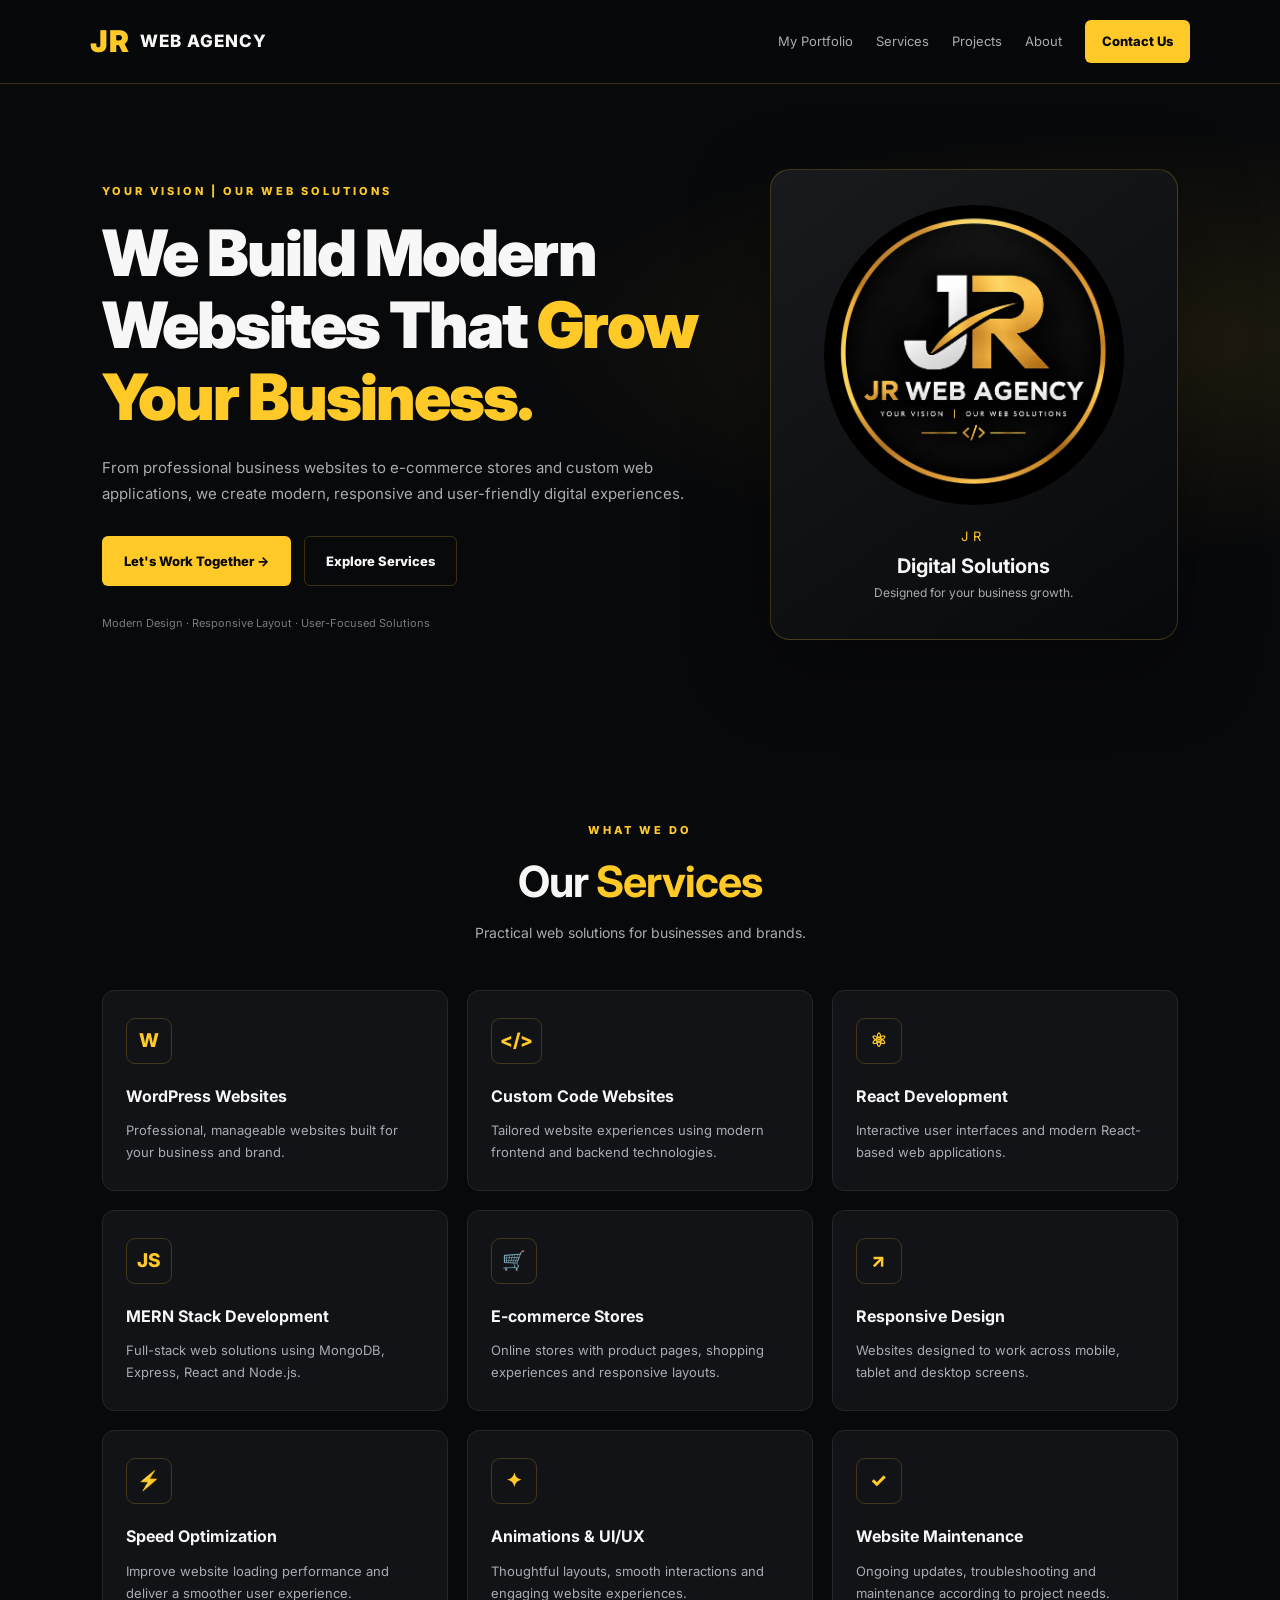
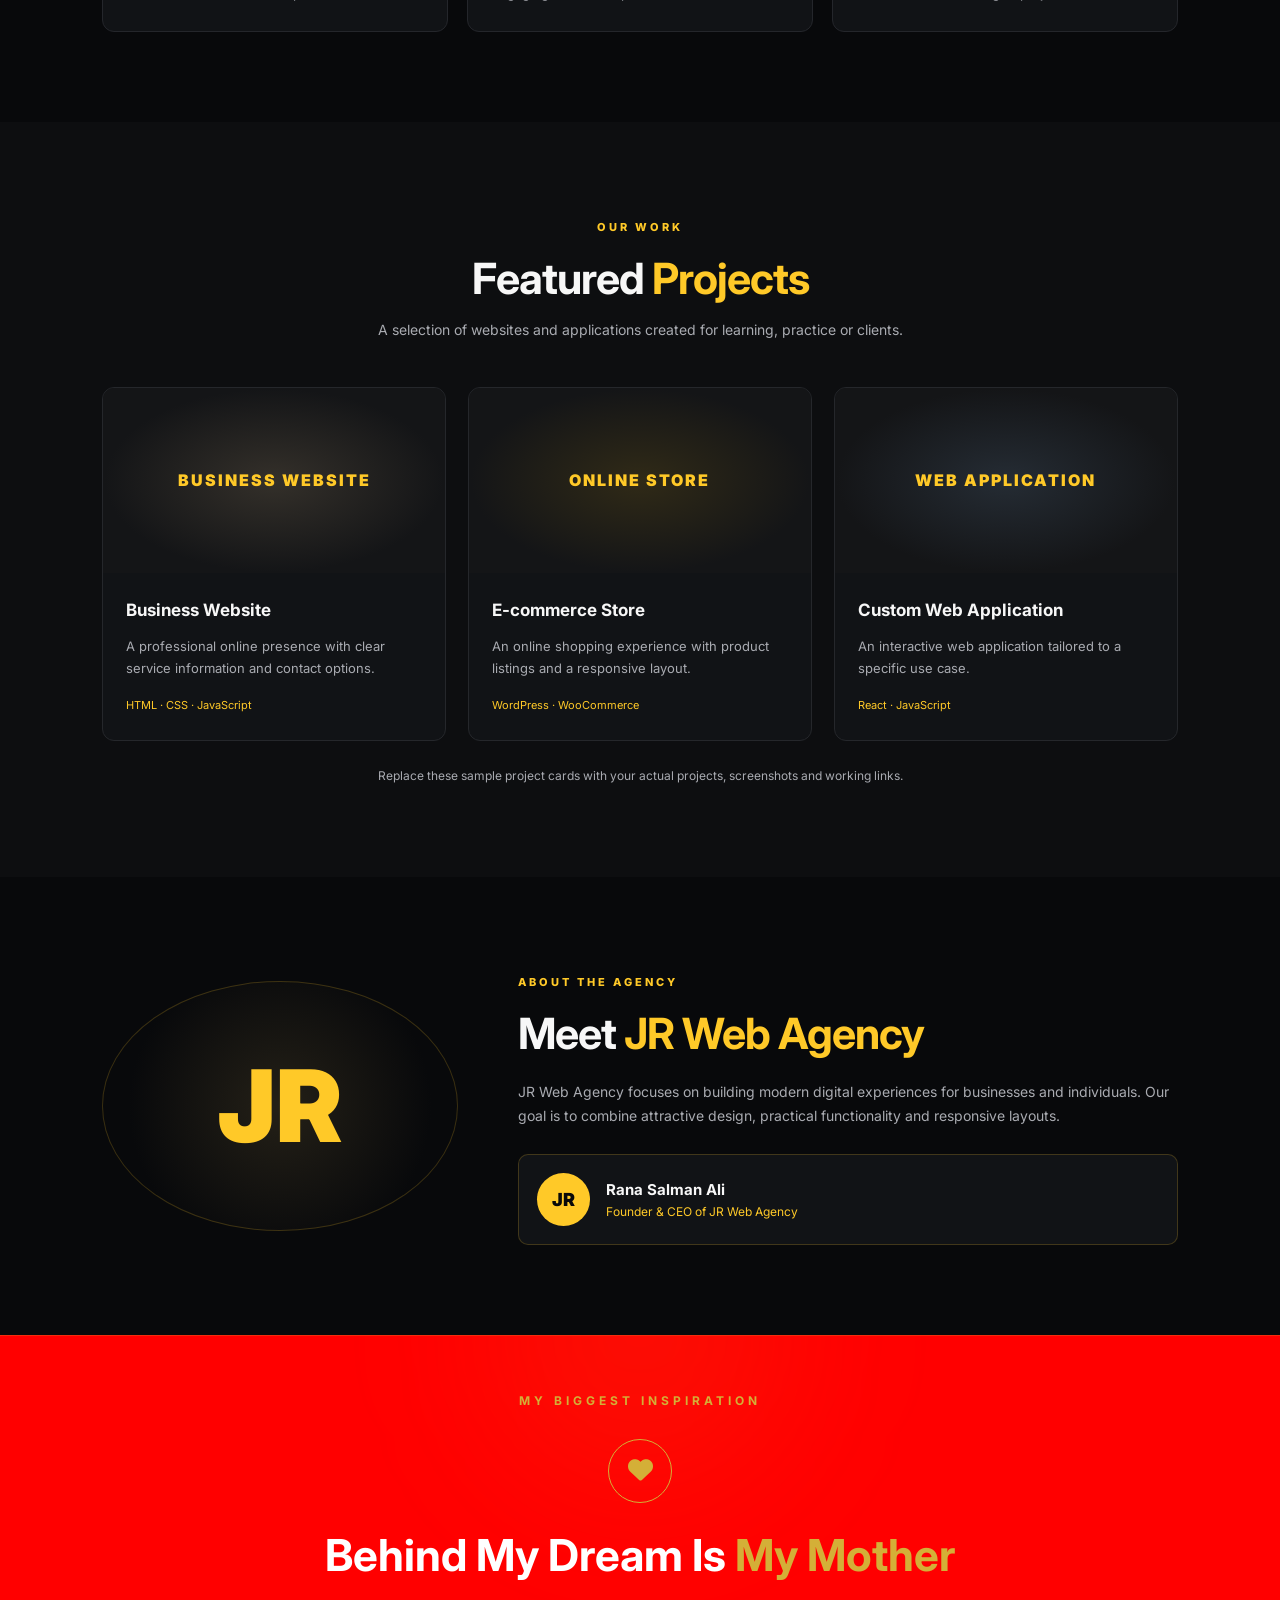
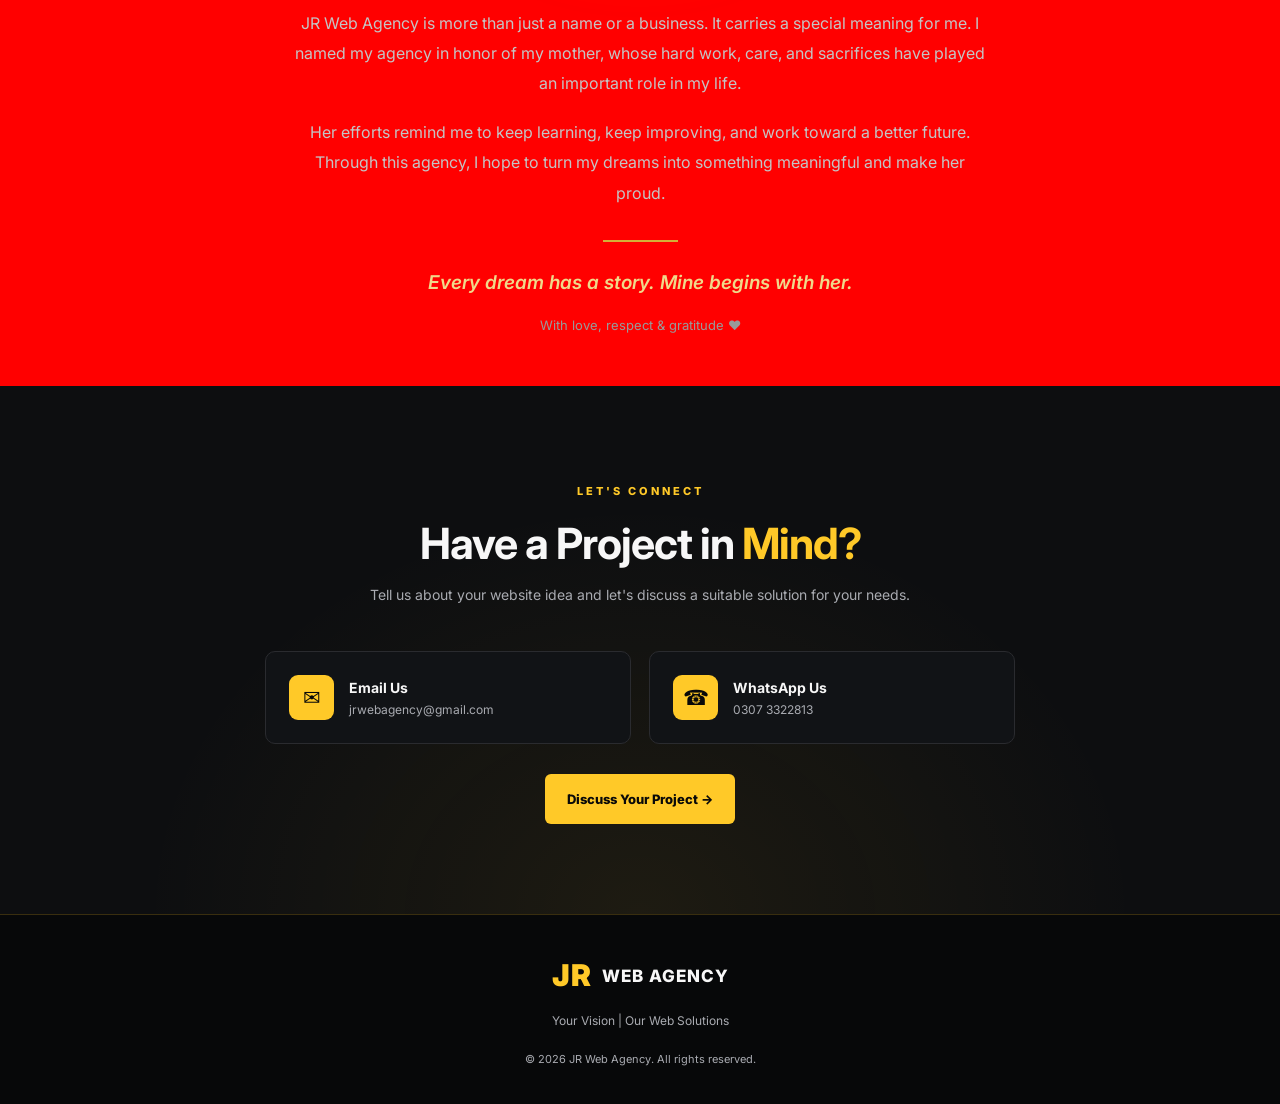
<file: index copy.html>
<!DOCTYPE html>
<html lang="en">
<head>
    <meta charset="UTF-8">
    <meta name="viewport" content="width=device-width, initial-scale=1.0">

    <title>JR Web Agency | Modern Web Solutions</title>
    <link rel="stylesheet"
      href="https://cdnjs.cloudflare.com/ajax/libs/font-awesome/6.7.2/css/all.min.css">

    <meta name="description"
          content="JR Web Agency offers modern websites, WordPress development, custom web development, e-commerce and responsive web solutions.">

    <link rel="stylesheet" href="style.css">
    <!-- <link rel="stylesheet" href="style-modern.css"> -->

</head>
<body>

    <!-- Navbar -->
    <header class="navbar">
        <a href="jr-web-agency.html" class="brand">
            <span class="brand-jr">JR</span>
            <span>WEB AGENCY</span>
        </a>

        <nav>
            <a href="./index.html">My Portfolio</a>
            <a href="#services">Services</a>
            <a href="#projects">Projects</a>
            <a href="#about">About</a>
            <a href="#contact" class="nav-cta">Contact Us</a>
        </nav>
    </header>

    <!-- Hero Section -->
    <main>
        <section class="hero">
            <div class="hero-content">
                <span class="eyebrow">YOUR VISION | OUR WEB SOLUTIONS</span>

                <h1>
                    We Build Modern Websites That
                    <span>Grow Your Business.</span>
                </h1>

                <p>
                    From professional business websites to e-commerce
                    stores and custom web applications, we create modern,
                    responsive and user-friendly digital experiences.
                </p>

                <div class="hero-buttons">
                    <a href="#contact" class="btn btn-gold">
                        Let's Work Together →
                    </a>

                    <a href="#services" class="btn btn-outline">
                        Explore Services
                    </a>
                </div>

                <div class="trust-line">
                    Modern Design · Responsive Layout · User-Focused Solutions
                </div>
            </div>

            <div class="hero-visual">
             
                <img
                    src="jrlogo.jpeg"
                    alt="JR Web Agency Logo"
                    class="agency-logo"
                >

                <div class="visual-caption">
                    <span>JR</span>
                    <h2>Digital Solutions</h2>
                    <p>Designed for your business growth.</p>
                </div>
            </div>
        </section>

        <!-- Services -->
        <section class="section" id="services">
            <div class="section-heading">
                <span class="eyebrow">WHAT WE DO</span>
                <h2>Our <span>Services</span></h2>
                <p>Practical web solutions for businesses and brands.</p>
            </div>

            <div class="services-grid">
                <article class="service-card">
                    <span class="service-icon">W</span>
                    <h3>WordPress Websites</h3>
                    <p>
                        Professional, manageable websites built for
                        your business and brand.
                    </p>
                </article>

                <article class="service-card">
                    <span class="service-icon">&lt;/&gt;</span>
                    <h3>Custom Code Websites</h3>
                    <p>
                        Tailored website experiences using modern
                        frontend and backend technologies.
                    </p>
                </article>

                <article class="service-card">
                    <span class="service-icon">⚛</span>
                    <h3>React Development</h3>
                    <p>
                        Interactive user interfaces and modern
                        React-based web applications.
                    </p>
                </article>

                <article class="service-card">
                    <span class="service-icon">JS</span>
                    <h3>MERN Stack Development</h3>
                    <p>
                        Full-stack web solutions using MongoDB,
                        Express, React and Node.js.
                    </p>
                </article>

                <article class="service-card">
                    <span class="service-icon">🛒</span>
                    <h3>E-commerce Stores</h3>
                    <p>
                        Online stores with product pages, shopping
                        experiences and responsive layouts.
                    </p>
                </article>

                <article class="service-card">
                    <span class="service-icon">↗</span>
                    <h3>Responsive Design</h3>
                    <p>
                        Websites designed to work across mobile,
                        tablet and desktop screens.
                    </p>
                </article>

                <article class="service-card">
                    <span class="service-icon">⚡</span>
                    <h3>Speed Optimization</h3>
                    <p>
                        Improve website loading performance and
                        deliver a smoother user experience.
                    </p>
                </article>

                <article class="service-card">
                    <span class="service-icon">✦</span>
                    <h3>Animations & UI/UX</h3>
                    <p>
                        Thoughtful layouts, smooth interactions
                        and engaging website experiences.
                    </p>
                </article>

                <article class="service-card">
                    <span class="service-icon">✓</span>
                    <h3>Website Maintenance</h3>
                    <p>
                        Ongoing updates, troubleshooting and
                        maintenance according to project needs.
                    </p>
                </article>
            </div>
        </section>

        <!-- Projects -->
        <section class="section projects-section" id="projects">
            <div class="section-heading">
                <span class="eyebrow">OUR WORK</span>
                <h2>Featured <span>Projects</span></h2>
                <p>
                    A selection of websites and applications created
                    for learning, practice or clients.
                </p>
            </div>

            <div class="projects-grid">
                <article class="project-card">
                    <div class="project-preview preview-one">
                        <span>BUSINESS WEBSITE</span>
                    </div>
                    <div class="project-info">
                        <h3>Business Website</h3>
                        <p>
                            A professional online presence with clear
                            service information and contact options.
                        </p>
                        <span class="project-tag">HTML · CSS · JavaScript</span>
                    </div>
                </article>

                <article class="project-card">
                    <div class="project-preview preview-two">
                        <span>ONLINE STORE</span>
                    </div>
                    <div class="project-info">
                        <h3>E-commerce Store</h3>
                        <p>
                            An online shopping experience with product
                            listings and a responsive layout.
                        </p>
                        <span class="project-tag">WordPress · WooCommerce</span>
                    </div>
                </article>

                <article class="project-card">
                    <div class="project-preview preview-three">
                        <span>WEB APPLICATION</span>
                    </div>
                    <div class="project-info">
                        <h3>Custom Web Application</h3>
                        <p>
                            An interactive web application tailored
                            to a specific use case.
                        </p>
                        <span class="project-tag">React · JavaScript</span>
                    </div>
                </article>
            </div>

            <p class="projects-note">
                Replace these sample project cards with your actual
                projects, screenshots and working links.
            </p>
        </section>

        <!-- About -->
        <section class="section about-section" id="about">
            <div class="about-mark">JR</div>

            <div class="about-content">
                <span class="eyebrow">ABOUT THE AGENCY</span>
                <h2>Meet <span>JR Web Agency</span></h2>

                <p>
                    JR Web Agency focuses on building modern digital
                    experiences for businesses and individuals.
                    Our goal is to combine attractive design,
                    practical functionality and responsive layouts.
                </p>

                <div class="founder-box">
                    <div class="founder-avatar">JR</div>
                    <div>
                        <h3>Rana Salman Ali</h3>
                        <p>Founder & CEO of JR Web Agency</p>
                    </div>
                </div>
            </div>
        </section>
        
<!-- A Tribute to My Mother -->
<section class="mother-tribute" id="my-inspiration">
    <div class="tribute-container">

        <span class="tribute-label">MY BIGGEST INSPIRATION</span>

        <div class="tribute-icon">
            <i class="fa-solid fa-heart"></i>
        </div>

        <h2>Behind My Dream Is <span>My Mother</span></h2>

        <p class="tribute-message">
            JR Web Agency is more than just a name or a business.
            It carries a special meaning for me. I named my agency
            in honor of my mother, whose hard work, care, and
            sacrifices have played an important role in my life.
        </p>

        <p class="tribute-message">
            Her efforts remind me to keep learning, keep improving,
            and work toward a better future. Through this agency,
            I hope to turn my dreams into something meaningful
            and make her proud.
        </p>

        <div class="tribute-divider"></div>

        <p class="tribute-signature">
            Every dream has a story. Mine begins with her.
        </p>

        <span class="tribute-footer">With love, respect & gratitude ❤️</span>

    </div>
</section>


        <!-- Contact -->
        <section class="section contact-section" id="contact">
            <div class="section-heading">
                <span class="eyebrow">LET'S CONNECT</span>
                <h2>Have a Project in <span>Mind?</span></h2>
                <p>
                    Tell us about your website idea and let's discuss
                    a suitable solution for your needs.
                </p>
            </div>

            <div class="contact-grid">
                <a href="mailto:jrwebagency@gmail.com" class="contact-card">
                    <span class="contact-icon">✉</span>
                    <div>
                        <h3>Email Us</h3>
                        <p>jrwebagency@gmail.com</p>
                    </div>
                </a>

                <a
                    href="https://wa.me/923073322813"
                    target="_blank"
                    rel="noopener noreferrer"
                    class="contact-card"
                >
                    <span class="contact-icon">☎</span>
                    <div>
                        <h3>WhatsApp Us</h3>
                        <p>0307 3322813</p>
                    </div>
                </a>
            </div>

         <a
    href="https://wa.me/923073322813?text=Hello%20JR%20Web%20Agency%2C%20I%20want%20to%20discuss%20a%20website%20project"
    target="_blank"
    rel="noopener noreferrer"
    class="btn btn-gold main-contact-btn"
>
    Discuss Your Project →
</a>
        </section>
    </main>

    <!-- Footer -->
    <footer class="footer">
        <a href="#" class="brand">
            <span class="brand-jr">JR</span>
            <span>WEB AGENCY</span>
        </a>

        <p>Your Vision | Our Web Solutions</p>
        <p class="copyright">
            © <span id="year"></span> JR Web Agency. All rights reserved.
        </p>
    </footer>

    <script>
        document.getElementById("year").textContent =
            new Date().getFullYear();
    </script>
</body>
</html>
</file>
<file: style.css>
@import url('https://fonts.googleapis.com/css2?family=Inter:wght@400;500;600;700;800;900&display=swap');

:root {
    --bg: #08090b;
    --surface: #111316;
    --surface-light: #191b1f;
    --gold: #ffc928;
    --gold-light: #ffe17a;
    --white: #f7f7f7;
    --muted: #a9abb1;
    --border: rgba(255, 201, 40, 0.2);
}

* {
    margin: 0;
    padding: 0;
    box-sizing: border-box;
}

html {
    scroll-behavior: smooth;
    scroll-padding-top: 90px;
}

body {
    font-family: 'Inter', sans-serif;
    background: var(--bg);
    color: var(--white);
    line-height: 1.7;
}

a {
    color: inherit;
    text-decoration: none;
}

.navbar {
    position: sticky;
    top: 0;
    z-index: 100;
    min-height: 78px;
    padding: 16px 7%;
    display: flex;
    align-items: center;
    justify-content: space-between;
    gap: 24px;
    background: rgba(8, 9, 11, 0.94);
    border-bottom: 1px solid var(--border);
    backdrop-filter: blur(14px);
}

.brand {
    display: inline-flex;
    align-items: center;
    gap: 10px;
    font-size: 17px;
    font-weight: 800;
    letter-spacing: 1px;
    white-space: nowrap;
}

.brand-jr {
    color: var(--gold);
    font-size: 30px;
    font-weight: 900;
}

.navbar nav {
    display: flex;
    align-items: center;
    flex-wrap: wrap;
    gap: 23px;
}

.navbar nav a {
    font-size: 13px;
    color: var(--muted);
    transition: color 0.2s;
    text-decoration: none;
}

.navbar nav a:hover {
    color: var(--gold);
    color: white;
}

.navbar nav .nav-cta {
    color: #090909;
    background: var(--gold);
    padding: 10px 17px;
    border-radius: 6px;
    font-weight: 800;
}

.hero {
    min-height: 590px;
    padding: 85px 8%;
    display: grid;
    grid-template-columns: 1.2fr 0.8fr;
    align-items: center;
    gap: 55px;
    background:
        radial-gradient(ellipse at 90% 40%, rgba(255, 201, 40, 0.09), transparent 40%),
        var(--bg);
}

.eyebrow {
    display: inline-block;
    color: var(--gold);
    font-size: 11px;
    font-weight: 800;
    letter-spacing: 3px;
    margin-bottom: 17px;
}

.hero h1 {
    max-width: 720px;
    font-size: clamp(37px, 5vw, 65px);
    line-height: 1.12;
    letter-spacing: -2px;
    font-weight: 900;
}

.hero h1 span,
.section-heading h2 span,
.about-content h2 span {
    color: var(--gold);
}

.hero-content > p {
    max-width: 600px;
    margin-top: 23px;
    color: var(--muted);
    font-size: 15px;
}

.hero-buttons {
    display: flex;
    flex-wrap: wrap;
    gap: 13px;
    margin-top: 30px;
}

.btn {
    display: inline-flex;
    align-items: center;
    justify-content: center;
    padding: 13px 21px;
    border: 1px solid transparent;
    border-radius: 6px;
    font-size: 13px;
    font-weight: 800;
    transition: transform 0.2s, background 0.2s;
}

.btn:hover {
    transform: translateY(-3px);
}

.btn-gold {
    color: #090909;
    background: var(--gold);
}

.btn-gold:hover {
    background: var(--gold-light);
}

.btn-outline {
    border-color: var(--border);
    color: var(--white);
}

.btn-outline:hover {
    border-color: var(--gold);
}

.trust-line {
    margin-top: 28px;
    color: #777b82;
    font-size: 11px;
}

.hero-visual {
    min-height: 350px;
    padding: 35px;
    display: flex;
    flex-direction: column;
    align-items: center;
    justify-content: center;
    text-align: center;
    border: 1px solid var(--border);
    border-radius: 20px;
    background: linear-gradient(145deg, #191a1d, #08090b);
    box-shadow: 0 25px 80px rgba(0, 0, 0, 0.35);
}

.agency-logo {
    display: block;
    width: min(100%, 300px);
    aspect-ratio: 1;
    object-fit: contain;
    border-radius: 50%;
}

.visual-caption {
    margin-top: 17px;
}

.visual-caption > span {
    color: var(--gold);
    font-size: 13px;
    letter-spacing: 5px;
}

.visual-caption h2 {
    font-size: 20px;
}

.visual-caption p {
    color: var(--muted);
    font-size: 12px;
}

.section {
    padding: 90px 8%;
}

.section-heading {
    max-width: 650px;
    margin: 0 auto 45px;
    text-align: center;
}

.section-heading h2,
.about-content h2 {
    font-size: clamp(30px, 4vw, 43px);
    line-height: 1.2;
    letter-spacing: -1px;
}

.section-heading > p {
    margin-top: 13px;
    color: var(--muted);
    font-size: 14px;
}

.services-grid {
    display: grid;
    grid-template-columns: repeat(3, minmax(0, 1fr));
    gap: 19px;
}

.service-card {
    padding: 27px 23px;
    background: var(--surface);
    border: 1px solid #24262b;
    border-radius: 12px;
    transition: transform 0.25s, border-color 0.25s;
}

.service-card:hover {
    transform: translateY(-5px);
    border-color: var(--gold);
}

.service-icon {
    display: inline-flex;
    min-width: 46px;
    height: 46px;
    padding: 0 8px;
    align-items: center;
    justify-content: center;
    border: 1px solid var(--border);
    border-radius: 9px;
    color: var(--gold);
    font-size: 19px;
    font-weight: 800;
}

.service-card h3 {
    margin-top: 19px;
    font-size: 16px;
}

.service-card p {
    margin-top: 9px;
    color: var(--muted);
    font-size: 13px;
}

.projects-section {
    background: #0d0e10;
}

.projects-grid {
    display: grid;
    grid-template-columns: repeat(3, minmax(0, 1fr));
    gap: 22px;
}

.project-card {
    overflow: hidden;
    background: var(--surface);
    border: 1px solid #25272b;
    border-radius: 12px;
}

.project-preview {
    min-height: 185px;
    display: flex;
    align-items: center;
    justify-content: center;
    padding: 20px;
    text-align: center;
    font-weight: 900;
    letter-spacing: 2px;
    color: var(--gold);
    background: radial-gradient(ellipse, #34302a, #141517 70%);
}

.preview-two {
    background: radial-gradient(ellipse, #302a17, #141517 70%);
}

.preview-three {
    background: radial-gradient(ellipse, #252c34, #141517 70%);
}

.project-info {
    padding: 23px;
}

.project-info h3 {
    font-size: 17px;
}

.project-info p {
    margin-top: 10px;
    color: var(--muted);
    font-size: 13px;
}

.project-tag {
    display: inline-block;
    margin-top: 17px;
    color: var(--gold);
    font-size: 11px;
}

.projects-note {
    margin-top: 25px;
    text-align: center;
    color: var(--muted);
    font-size: 12px;
}

.about-section {
    display: grid;
    grid-template-columns: 0.7fr 1.3fr;
    align-items: center;
    gap: 60px;
}

.about-mark {
    min-height: 250px;
    display: flex;
    align-items: center;
    justify-content: center;
    border: 1px solid var(--border);
    border-radius: 50%;
    color: var(--gold);
    font-size: 100px;
    font-weight: 900;
    background: radial-gradient(circle, #242017, #08090b 70%);
}

.about-content > p {
    margin-top: 20px;
    color: var(--muted);
    font-size: 14px;
}

.founder-box {
    display: flex;
    align-items: center;
    gap: 16px;
    margin-top: 27px;
    padding: 18px;
    background: var(--surface);
    border: 1px solid var(--border);
    border-radius: 10px;
}

.founder-avatar {
    width: 53px;
    height: 53px;
    display: flex;
    align-items: center;
    justify-content: center;
    flex-shrink: 0;
    border-radius: 50%;
    background: var(--gold);
    color: #090909;
    font-size: 18px;
    font-weight: 900;
}

.founder-box h3 {
    font-size: 15px;
}

.founder-box p {
    color: var(--gold);
    font-size: 12px;
}

.contact-section {
    text-align: center;
    background:
        radial-gradient(ellipse at 50% 100%, rgba(255, 201, 40, 0.07), transparent 55%),
        #0d0e10;
}

.contact-grid {
    max-width: 750px;
    display: grid;
    grid-template-columns: repeat(2, minmax(0, 1fr));
    gap: 18px;
    margin: 0 auto;
    text-align: left;
}

.contact-card {
    display: flex;
    align-items: center;
    gap: 15px;
    padding: 23px;
    border: 1px solid #2a2b2f;
    border-radius: 10px;
    background: var(--surface);
    transition: border-color 0.2s;
}

.contact-card:hover {
    border-color: var(--gold);
}

.contact-icon {
    width: 45px;
    height: 45px;
    display: flex;
    align-items: center;
    justify-content: center;
    flex-shrink: 0;
    border-radius: 9px;
    background: var(--gold);
    color: #090909;
    font-size: 21px;
}

.contact-card h3 {
    font-size: 14px;
}

.contact-card p {
    color: var(--muted);
    font-size: 12px;
    overflow-wrap: anywhere;
}

.main-contact-btn {
    margin-top: 30px;
}

.footer {
    padding: 35px 8%;
    text-align: center;
    border-top: 1px solid var(--border);
    background: #070809;
}

.footer .brand {
    justify-content: center;
}

.footer > p {
    margin-top: 10px;
    color: var(--muted);
    font-size: 12px;
}

.footer .copyright {
    margin-top: 18px;
    font-size: 11px;
}

/* Tablet */
@media (max-width: 950px) {
    .navbar {
        flex-direction: column;
    }

    .navbar nav {
        justify-content: center;
        gap: 15px;
    }

    .hero {
        grid-template-columns: 1fr;
        padding-top: 65px;
    }

    .hero-visual {
        max-width: 480px;
        width: 100%;
        margin: 0 auto;
    }

    .services-grid {
        grid-template-columns: repeat(2, minmax(0, 1fr));
    }

    .projects-grid {
        grid-template-columns: repeat(2, minmax(0, 1fr));
    }

    .about-section {
        grid-template-columns: 1fr;
    }

    .about-mark {
        max-width: 300px;
        width: 100%;
        min-height: 250px;
        margin: 0 auto;
    }
}

/* Mobile */
@media (max-width: 600px) {
    .navbar {
        padding: 15px 5%;
    }

    .navbar nav {
        gap: 10px 14px;
    }

    .navbar nav a {
        font-size: 11px;
    }

    .brand {
        font-size: 14px;
    }

    .hero {
        padding: 55px 6%;
        gap: 35px;
    }

    .hero h1 {
        font-size: 39px;
        letter-spacing: -1.4px;
    }

    .hero-content > p {
        font-size: 14px;
    }

    .hero-buttons {
        flex-direction: column;
        align-items: stretch;
    }

    .trust-line {
        line-height: 1.9;
    }

    .hero-visual {
        min-height: 280px;
        padding: 25px;
    }

    .agency-logo {
        max-width: 220px;
    }

    .section {
        padding: 65px 6%;
    }

    .services-grid,
    .projects-grid,
    .contact-grid {
        grid-template-columns: 1fr;
    }

    .service-card {
        padding: 23px;
    }

    .about-mark {
        min-height: 220px;
        font-size: 75px;
    }

    .founder-box {
        align-items: flex-start;
    }

    .contact-card {
        padding: 18px;
    }

    .footer {
        padding: 30px 6%;
    }
}

@media (prefers-reduced-motion: reduce) {
    html {
        scroll-behavior: auto;
    }

    *,
    *::before,
    *::after {
        transition-duration: 0.01ms !important;
    }
}



/* Visit JR Web Agency button */
.agency-visit {
    margin-top: 125px;
}

.agency-visit-btn {
    display: inline-flex;
    align-items: center;
    gap: 10px;
    padding: 12px 22px;
    border: 1px solid #d4af37;
    border-radius: 8px;
    color: #d4af37;
    background: transparent;
    font-size: 14px;
    font-weight: 600;
    text-decoration: none !important;
    transition: all 0.3s ease;
}

.agency-visit-btn:hover {
    color: #111;
    background: #d4af37;
    transform: translateY(-3px);
}

.agency-visit-btn span {
    font-size: 18px;
}


/* ===== Mother Tribute Section ===== */
.mother-tribute {
    position: relative;
    overflow: hidden;
    padding: 90px 20px;
    background: #080808;
    color: #ffffff;
    text-align: center;
    border-top: 1px solid rgba(212, 175, 55, 0.25);
}

.mother-tribute::before {
    content: "";
    position: absolute;
    width: 300px;
    height: 300px;
    top: -150px;
    left: 50%;
    transform: translateX(-50%);
    background: rgba(212, 175, 55, 0.08);
    filter: blur(80px);
    border-radius: 50%;
    pointer-events: none;
}

.tribute-container {
    position: relative;
    z-index: 1;
    max-width: 780px;
    margin: 0 auto;
}

.tribute-label {
    color: #d4af37;
    font-size: 12px;
    font-weight: 700;
    letter-spacing: 4px;
}

.tribute-icon {
    width: 64px;
    height: 64px;
    margin: 25px auto;
    display: flex;
    align-items: center;
    justify-content: center;
    border: 1px solid #d4af37;
    border-radius: 50%;
    color: #d4af37;
    font-size: 25px;
}

.mother-tribute h2 {
    margin: 0 0 25px;
    font-size: clamp(28px, 5vw, 44px);
    line-height: 1.25;
}

.mother-tribute h2 span {
    color: #d4af37;
}

.tribute-message {
    max-width: 700px;
    margin: 0 auto 18px;
    color: #c4c4c4;
    font-size: 16px;
    line-height: 1.9;
}

.tribute-divider {
    width: 75px;
    height: 2px;
    margin: 32px auto 25px;
    background: #d4af37;
}

.tribute-signature {
    color: #f0d98a;
    font-size: 19px;
    font-weight: 600;
    font-style: italic;
    line-height: 1.7;
}

.tribute-footer {
    display: block;
    margin-top: 15px;
    color: #999999;
    font-size: 13px;
}

@media (max-width: 600px) {
    .mother-tribute {
        padding: 65px 22px;
    }

    .tribute-label {
        letter-spacing: 2px;
    }

    .tribute-message {
        font-size: 15px;
    }
}

#my-inspiration {
    display: block !important;
    min-height: 300px;
    background: red !important;
    color: white !important;
    padding: 50px 20px !important;
}
</file>
<file: style-modern.css>
/* =========================================================
   SALMAN ALI — MODERN PORTFOLIO
   Palette: Deep Navy + Electric Cyan + Violet
   ========================================================= */

:root {
    --bg: #070b14;
    --bg-soft: #0b1120;
    --surface: #101827;
    --surface-2: #141e30;
    --surface-3: #1a263a;
    --text: #f8fafc;
    --muted: #94a3b8;
    --muted-2: #cbd5e1;
    --cyan: #22d3ee;
    --cyan-dark: #06b6d4;
    --violet: #8b5cf6;
    --line: rgba(148, 163, 184, 0.14);
    --shadow: 0 25px 70px rgba(0, 0, 0, 0.35);
    --radius: 24px;
    --max: 1180px;
}

* {
    margin: 0;
    padding: 0;
    box-sizing: border-box;
}

html {
    scroll-behavior: smooth;
    scroll-padding-top: 90px;
}

body {
    background:
        radial-gradient(circle at 15% 10%, rgba(34, 211, 238, 0.07), transparent 30%),
        radial-gradient(circle at 90% 35%, rgba(139, 92, 246, 0.07), transparent 30%),
        var(--bg);
    color: var(--text);
    font-family: "Inter", sans-serif;
    line-height: 1.6;
    overflow-x: hidden;
}

body::selection {
    background: var(--cyan);
    color: #031018;
}

a {
    color: inherit;
}

img {
    display: block;
    max-width: 100%;
}

button,
input,
textarea {
    font: inherit;
}

button {
    cursor: pointer;
}

.section {
    width: min(var(--max), 92%);
    margin: auto;
    padding: 110px 0;
}

/* ---------- HEADER ---------- */

.site-header {
    position: sticky;
    top: 0;
    z-index: 1000;
    width: 100%;
    min-height: 78px;
    padding: 14px 4%;
    display: flex;
    align-items: center;
    justify-content: space-between;
    gap: 25px;
    background: rgba(7, 11, 20, 0.82);
    border-bottom: 1px solid var(--line);
    backdrop-filter: blur(18px);
}

.brand {
    display: flex;
    align-items: center;
    gap: 11px;
    text-decoration: none;
    min-width: max-content;
}

.brand-mark {
    width: 43px;
    height: 43px;
    display: grid;
    place-items: center;
    border-radius: 13px;
    background: linear-gradient(135deg, var(--cyan), var(--violet));
    color: #fff;
    font-family: "Space Grotesk", sans-serif;
    font-weight: 700;
    box-shadow: 0 10px 30px rgba(34, 211, 238, 0.18);
}

.brand-text {
    display: flex;
    flex-direction: column;
    line-height: 1.15;
}

.brand-text strong {
    font-family: "Space Grotesk", sans-serif;
    font-size: 16px;
}

.brand-text small {
    margin-top: 3px;
    color: var(--muted);
    font-size: 10px;
}

.navbar {
    flex: 1;
}

.nav-menu {
    display: flex;
    justify-content: center;
    align-items: center;
    gap: 4px;
    list-style: none;
}

.nav-link {
    position: relative;
    display: block;
    padding: 10px 14px;
    color: var(--muted-2);
    text-decoration: none;
    font-size: 13px;
    font-weight: 600;
    transition: 0.25s ease;
}

.nav-link::after {
    content: "";
    position: absolute;
    left: 14px;
    right: 14px;
    bottom: 3px;
    height: 2px;
    border-radius: 99px;
    background: linear-gradient(90deg, var(--cyan), var(--violet));
    transform: scaleX(0);
    transition: 0.25s ease;
}

.nav-link:hover,
.nav-link.active {
    color: #fff;
}

.nav-link:hover::after,
.nav-link.active::after {
    transform: scaleX(1);
}

.header-actions {
    display: flex;
    align-items: center;
    gap: 15px;
}

.header-socials {
    display: flex;
    gap: 9px;
}

.header-socials a {
    width: 34px;
    height: 34px;
    display: grid;
    place-items: center;
    color: var(--muted);
    border: 1px solid var(--line);
    border-radius: 10px;
    text-decoration: none;
    font-size: 13px;
    transition: 0.25s ease;
}

.header-socials a:hover {
    color: #fff;
    border-color: rgba(34, 211, 238, 0.45);
    background: rgba(34, 211, 238, 0.08);
    transform: translateY(-2px);
}

.menu-btn {
    display: none;
    width: 42px;
    height: 42px;
    border: 1px solid var(--line);
    border-radius: 12px;
    background: var(--surface);
    color: #fff;
}

/* ---------- COMMON ---------- */

.section-heading span,
.eyebrow {
    color: var(--cyan);
    font-size: 12px;
    font-weight: 800;
    letter-spacing: 0.18em;
    text-transform: uppercase;
}

.section-heading h2 {
    max-width: 720px;
    margin-top: 13px;
    font-family: "Space Grotesk", sans-serif;
    font-size: clamp(36px, 5vw, 64px);
    line-height: 1.04;
    letter-spacing: -0.045em;
}

.section-heading h2 em {
    color: var(--cyan);
    font-style: normal;
}

.section-heading p {
    max-width: 650px;
    margin-top: 18px;
    color: var(--muted);
}

.section-heading.center {
    text-align: center;
}

.section-heading.center h2,
.section-heading.center p {
    margin-left: auto;
    margin-right: auto;
}

.btn {
    display: inline-flex;
    align-items: center;
    justify-content: center;
    gap: 10px;
    min-height: 52px;
    padding: 0 23px;
    border-radius: 14px;
    text-decoration: none;
    border: 1px solid transparent;
    font-size: 14px;
    font-weight: 700;
    transition: 0.25s ease;
}

.btn-primary {
    background: linear-gradient(135deg, var(--cyan), var(--cyan-dark));
    color: #031018;
    box-shadow: 0 14px 35px rgba(34, 211, 238, 0.15);
}

.btn-primary:hover {
    transform: translateY(-3px);
    box-shadow: 0 18px 45px rgba(34, 211, 238, 0.25);
}

.btn-outline {
    border-color: var(--line);
    background: rgba(255, 255, 255, 0.02);
    color: #fff;
}

.btn-outline:hover {
    border-color: rgba(34, 211, 238, 0.45);
    background: rgba(34, 211, 238, 0.06);
    transform: translateY(-3px);
}

/* ---------- HERO ---------- */

.hero {
    min-height: calc(100vh - 78px);
    padding-top: 85px;
    padding-bottom: 85px;
    display: grid;
    grid-template-columns: 1.08fr 0.92fr;
    align-items: center;
    gap: 80px;
}

.hello {
    margin-top: 28px;
    color: var(--muted-2);
    font-size: 18px;
}

.hero h1 {
    max-width: 800px;
    margin-top: 4px;
    font-family: "Space Grotesk", sans-serif;
    font-size: clamp(50px, 7vw, 88px);
    line-height: 0.98;
    letter-spacing: -0.06em;
}

.hero h1 span {
    background: linear-gradient(90deg, var(--cyan), #30aaba, var(--violet));
    -webkit-background-clip: text;
    background-clip: text;
    color: transparent;
}

.hero-role {
    margin-top: 22px;
    display: inline-flex;
    align-items: center;
    padding-left: 13px;
    border-left: 3px solid var(--cyan);
}

.hero-role span {
    font-size: clamp(21px, 2.5vw, 30px);
    font-weight: 700;
    color: var(--muted-2);
}

.hero-description {
    max-width: 650px;
    margin-top: 22px;
    color: var(--muted);
    font-size: 17px;
    line-height: 1.9;
}

.hero-buttons {
    display: flex;
    flex-wrap: wrap;
    gap: 12px;
    margin-top: 34px;
}

.hero-tech {
    margin-top: 48px;
    color: #64748b;
    font-size: 11px;
    text-transform: uppercase;
    letter-spacing: 0.1em;
}

.hero-tech div {
    display: flex;
    gap: 19px;
    margin-top: 12px;
    color: #64748b;
    font-size: 24px;
}

.hero-tech i:hover {
    color: var(--cyan);
}

.hero-visual {
    position: relative;
    min-height: 540px;
    display: grid;
    place-items: center;
}

.profile-card {
    position: relative;
    z-index: 2;
    width: min(390px, 90%);
    padding: 20px;
    border: 1px solid rgba(148, 163, 184, 0.18);
    border-radius: 30px;
    background: linear-gradient(145deg, rgba(20, 30, 48, 0.94), rgba(10, 16, 28, 0.96));
    box-shadow: var(--shadow);
    transform: rotate(2deg);
    transition: 0.35s ease;
}

.profile-card:hover {
    transform: rotate(0) translateY(-8px);
}

.profile-card-top {
    display: flex;
    justify-content: space-between;
    align-items: center;
    color: var(--muted);
    font-size: 11px;
}

.status {
    display: flex;
    align-items: center;
    gap: 7px;
    color: #a7f3d0;
}

.status i {
    width: 7px;
    height: 7px;
    border-radius: 50%;
    background: #34d399;
    box-shadow: 0 0 12px #34d399;
}

.card-dots {
    letter-spacing: 3px;
}

.profile-image-wrap {
    aspect-ratio: 1 / 1;
    margin-top: 17px;
    overflow: hidden;
    border-radius: 21px;
    background: var(--surface-3);
}

.profile-image-wrap img {
    width: 100%;
    height: 100%;
    object-fit: cover;
}

.profile-card-info {
    padding: 20px 5px 14px;
}

.founder-title {
    font-size: 16px;
    font-weight: 700;
    color: #00e5ff;
    margin: 8px 0;
    line-height: 1.5;
}

.profile-card-info h2 {
    margin-bottom: 6px;
}


.profile-card-info h2 {
    font-family: "Space Grotesk", sans-serif;
    font-size: 24px;
}

.profile-card-info p {
    margin-top: 4px;
    color: var(--muted);
    font-size: 13px;
}

.mini-stats {
    display: grid;
    grid-template-columns: repeat(3, 1fr);
    border-top: 1px solid var(--line);
    padding-top: 15px;
}

.mini-stats div {
    display: flex;
    flex-direction: column;
    align-items: center;
    border-right: 1px solid var(--line);
}

.mini-stats div:last-child {
    border: 0;
}

.mini-stats strong {
    color: var(--cyan);
    font-family: "Space Grotesk", sans-serif;
    font-size: 17px;
}

.mini-stats span {
    margin-top: 2px;
    color: var(--muted);
    font-size: 9px;
    text-transform: uppercase;
}

.glow {
    position: absolute;
    width: 240px;
    height: 240px;
    border-radius: 50%;
    filter: blur(75px);
    opacity: 0.35;
}

.glow-one {
    top: 15%;
    right: 3%;
    background: var(--cyan);
}

.glow-two {
    bottom: 10%;
    left: 5%;
    background: var(--violet);
}

/* ---------- ABOUT ---------- */

.about {
    border-top: 1px solid var(--line);
}

.about-grid {
    display: grid;
    grid-template-columns: 0.8fr 1.2fr;
    gap: 80px;
    align-items: center;
    margin-top: 65px;
}

.about-image {
    display: flex;
    justify-content: center;
}

.image-frame {
    position: relative;
    width: min(390px, 100%);
}

.image-frame::before {
    content: "";
    position: absolute;
    inset: -13px;
    border: 1px solid rgba(34, 211, 238, 0.25);
    border-radius: 30px;
    transform: rotate(-4deg);
}

.image-frame img {
    position: relative;
    z-index: 1;
    width: 100%;
    aspect-ratio: 4 / 5;
    object-fit: cover;
    border-radius: 25px;
    filter: saturate(0.9);
}

.image-label {
    position: absolute;
    z-index: 2;
    left: -18px;
    bottom: 25px;
    padding: 11px 14px;
    border: 1px solid rgba(34, 211, 238, 0.35);
    border-radius: 12px;
    background: rgba(7, 11, 20, 0.88);
    color: var(--cyan);
    font-size: 10px;
    font-weight: 800;
    line-height: 1.4;
    letter-spacing: 0.12em;
}

.about-content h3 {
    font-family: "Space Grotesk", sans-serif;
    font-size: 32px;
}

.about-content > p {
    margin-top: 16px;
    color: var(--muted);
    line-height: 1.9;
}

.info-grid {
    display: grid;
    grid-template-columns: repeat(2, 1fr);
    gap: 12px;
    margin: 30px 0;
}

.info-grid div {
    padding: 16px;
    border: 1px solid var(--line);
    border-radius: 15px;
    background: rgba(255, 255, 255, 0.02);
}

.info-grid span {
    display: block;
    margin-bottom: 5px;
    color: var(--cyan);
    font-size: 11px;
    font-weight: 700;
    text-transform: uppercase;
    letter-spacing: 0.08em;
}

.info-grid strong {
    display: block;
    color: var(--muted-2);
    font-size: 13px;
    word-break: break-word;
}

/* ---------- SKILLS ---------- */

.skills {
    max-width: none;
    width: 100%;
    padding-left: max(4%, calc((100% - var(--max)) / 2));
    padding-right: max(4%, calc((100% - var(--max)) / 2));
    background: var(--bg-soft);
    border-top: 1px solid var(--line);
    border-bottom: 1px solid var(--line);
}

.skills-grid {
    display: grid;
    grid-template-columns: repeat(3, 1fr);
    gap: 18px;
    margin-top: 60px;
}

.skill-card {
    min-height: 285px;
    padding: 30px;
    border: 1px solid var(--line);
    border-radius: var(--radius);
    background: rgba(16, 24, 39, 0.7);
    transition: 0.3s ease;
}

.skill-card:hover {
    border-color: rgba(34, 211, 238, 0.35);
    transform: translateY(-7px);
    box-shadow: 0 20px 50px rgba(0, 0, 0, 0.22);
}

.skill-icon {
    width: 52px;
    height: 52px;
    display: grid;
    place-items: center;
    margin-bottom: 25px;
    border: 1px solid rgba(34, 211, 238, 0.2);
    border-radius: 15px;
    background: rgba(34, 211, 238, 0.08);
    color: var(--cyan);
    font-size: 21px;
}

.skill-card h3 {
    font-family: "Space Grotesk", sans-serif;
    font-size: 20px;
}

.skill-card p {
    margin-top: 10px;
    color: var(--muted);
    font-size: 14px;
}

.tags {
    display: flex;
    flex-wrap: wrap;
    gap: 7px;
    margin-top: 20px;
}

.tags span {
    padding: 5px 9px;
    border: 1px solid var(--line);
    border-radius: 8px;
    color: #94a3b8;
    font-size: 10px;
}

/* ---------- PROJECTS ---------- */

.projects {
    max-width: none;
    width: 100%;
    padding-left: max(4%, calc((100% - var(--max)) / 2));
    padding-right: max(4%, calc((100% - var(--max)) / 2));
}

.projects-grid {
    display: grid;
    grid-template-columns: repeat(3, 1fr);
    gap: 24px;
    margin-top: 60px;
}

.project-card {
    overflow: hidden;
    border: 1px solid var(--line);
    border-radius: var(--radius);
    background: var(--surface);
    transition: 0.3s ease;
}

.project-card:hover {
    transform: translateY(-8px);
    border-color: rgba(34, 211, 238, 0.28);
    box-shadow: var(--shadow);
}

.project-image {
    position: relative;
    aspect-ratio: 16 / 10;
    overflow: hidden;
    background: var(--surface-3);
}

.project-image img {
    width: 100%;
    height: 100%;
    object-fit: cover;
    transition: 0.45s ease;
}

.project-card:hover .project-image img {
    transform: scale(1.05);
}

.project-image span {
    position: absolute;
    top: 14px;
    right: 14px;
    width: 34px;
    height: 34px;
    display: grid;
    place-items: center;
    border: 1px solid rgba(255,255,255,0.18);
    border-radius: 10px;
    background: rgba(7, 11, 20, 0.75);
    backdrop-filter: blur(8px);
    color: #fff;
    font-size: 10px;
    font-weight: 700;
}

.project-content {
    padding: 24px;
}

.project-meta {
    color: var(--cyan);
    font-size: 10px;
    font-weight: 800;
    letter-spacing: 0.1em;
    text-transform: uppercase;
}

.project-content h3 {
    margin-top: 9px;
    font-family: "Space Grotesk", sans-serif;
    font-size: 23px;
}

.project-content p {
    margin-top: 9px;
    color: var(--muted);
    font-size: 13px;
}

.project-content a {
    display: inline-flex;
    gap: 8px;
    align-items: center;
    margin-top: 20px;
    color: #fff;
    text-decoration: none;
    font-size: 13px;
    font-weight: 700;
}

.project-content a:hover {
    color: var(--cyan);
}

/* ---------- BLOG ---------- */

.blog {
    max-width: none;
    width: 100%;
    background: var(--bg-soft);
    border-top: 1px solid var(--line);
    border-bottom: 1px solid var(--line);
    padding-left: max(4%, calc((100% - var(--max)) / 2));
    padding-right: max(4%, calc((100% - var(--max)) / 2));
}

.blog-grid {
    display: grid;
    grid-template-columns: repeat(3, 1fr);
    gap: 24px;
    margin-top: 60px;
}

.blog-card {
    overflow: hidden;
    border: 1px solid var(--line);
    border-radius: var(--radius);
    background: var(--surface);
}

.blog-card img {
    width: 100%;
    aspect-ratio: 16 / 9;
    object-fit: cover;
}

.blog-body {
    padding: 24px;
}

.blog-body > span {
    color: var(--cyan);
    font-size: 10px;
    font-weight: 800;
    letter-spacing: 0.08em;
    text-transform: uppercase;
}

.blog-body h3 {
    margin-top: 10px;
    font-family: "Space Grotesk", sans-serif;
    font-size: 21px;
    line-height: 1.3;
}

.blog-body p {
    margin-top: 10px;
    color: var(--muted);
    font-size: 13px;
}

.blog-links {
    display: flex;
    gap: 18px;
    margin-top: 20px;
}

.blog-links a {
    color: var(--muted-2);
    text-decoration: none;
    font-size: 12px;
    font-weight: 700;
}

.blog-links a:hover {
    color: var(--cyan);
}

/* ---------- CONTACT ---------- */

.contact {
    padding-bottom: 125px;
}

.contact-grid {
    display: grid;
    grid-template-columns: 0.8fr 1.2fr;
    gap: 60px;
    margin-top: 60px;
}

.contact-details {
    display: flex;
    flex-direction: column;
    gap: 13px;
}

.contact-card {
    display: flex;
    align-items: center;
    gap: 16px;
    padding: 20px;
    border: 1px solid var(--line);
    border-radius: 18px;
    background: rgba(255,255,255,0.02);
}

.contact-icon {
    flex: 0 0 44px;
    width: 44px;
    height: 44px;
    display: grid;
    place-items: center;
    border-radius: 13px;
    background: rgba(34, 211, 238, 0.09);
    color: var(--cyan);
}

.contact-card small {
    display: block;
    color: #64748b;
    font-size: 10px;
    text-transform: uppercase;
    letter-spacing: 0.08em;
}

.contact-card a,
.contact-card strong {
    display: inline-block;
    margin-top: 2px;
    color: var(--muted-2);
    font-size: 13px;
    text-decoration: none;
}

.contact-card a:hover {
    color: var(--cyan);
}

#copy-btn {
    margin-left: 7px;
    padding: 3px 8px;
    border: 1px solid var(--line);
    border-radius: 7px;
    background: transparent;
    color: var(--cyan);
    font-size: 10px;
}

.contact-socials {
    display: flex;
    gap: 9px;
    margin-top: 8px;
}

.contact-socials a {
    width: 42px;
    height: 42px;
    display: grid;
    place-items: center;
    border: 1px solid var(--line);
    border-radius: 12px;
    color: var(--muted);
    text-decoration: none;
    transition: 0.25s;
}

.contact-socials a:hover {
    color: #fff;
    border-color: rgba(34,211,238,.4);
    transform: translateY(-3px);
}

.contact-form {
    display: flex;
    flex-direction: column;
    gap: 13px;
    padding: 28px;
    border: 1px solid var(--line);
    border-radius: var(--radius);
    background: rgba(16, 24, 39, 0.72);
}

.form-row {
    display: grid;
    grid-template-columns: 1fr 1fr;
    gap: 13px;
}

.contact-form input,
.contact-form textarea {
    width: 100%;
    border: 1px solid var(--line);
    border-radius: 13px;
    outline: none;
    background: #0b1220;
    color: #fff;
    padding: 15px 16px;
    font-size: 13px;
    transition: 0.25s;
}

.contact-form input:focus,
.contact-form textarea:focus {
    border-color: rgba(34, 211, 238, 0.55);
    box-shadow: 0 0 0 3px rgba(34, 211, 238, 0.07);
}

.contact-form textarea {
    resize: vertical;
    min-height: 170px;
}

.contact-form .btn {
    border: 0;
}

.form-status {
    min-height: 18px;
    color: var(--cyan);
    font-size: 12px;
}

/* ---------- FOOTER ---------- */

footer {
    display: flex;
    align-items: center;
    justify-content: space-between;
    gap: 25px;
    padding: 25px 4%;
    border-top: 1px solid var(--line);
    color: var(--muted);
    font-size: 11px;
}

.footer-brand {
    display: flex;
    align-items: center;
    gap: 9px;
}

.footer-brand .brand-mark {
    width: 35px;
    height: 35px;
    border-radius: 10px;
    font-size: 12px;
}

.footer-brand div {
    display: flex;
    flex-direction: column;
    line-height: 1.2;
}

.footer-brand strong {
    color: #fff;
}

.footer-brand small {
    margin-top: 3px;
    font-size: 9px;
}

.back-top {
    width: 40px;
    height: 40px;
    display: grid;
    place-items: center;
    border: 1px solid var(--line);
    border-radius: 11px;
    color: var(--cyan);
    text-decoration: none;
}

/* ---------- REVEAL ---------- */

.reveal {
    opacity: 0;
    transform: translateY(28px);
    transition: opacity 0.7s ease, transform 0.7s ease;
}

.reveal.show {
    opacity: 1;
    transform: translateY(0);
}

/* ---------- RESPONSIVE ---------- */

@media (max-width: 1050px) {
    .site-header {
        padding-left: 3%;
        padding-right: 3%;
    }

    .header-socials {
        display: none;
    }

    .hero {
        grid-template-columns: 1fr 0.8fr;
        gap: 35px;
    }

    .skills-grid,
    .projects-grid,
    .blog-grid {
        grid-template-columns: repeat(2, 1fr);
    }

    .contact-grid {
        gap: 35px;
    }
}

@media (max-width: 800px) {
    .site-header {
        min-height: 70px;
    }

    .navbar {
        position: absolute;
        left: 0;
        right: 0;
        top: 69px;
        display: none;
        padding: 10px 4%;
        background: rgba(7, 11, 20, 0.97);
        border-bottom: 1px solid var(--line);
        backdrop-filter: blur(18px);
    }

    .navbar.open {
        display: block;
    }

    .nav-menu {
        flex-direction: column;
        align-items: stretch;
    }

    .nav-link {
        padding: 14px;
        text-align: center;
    }

    .menu-btn {
        display: grid;
        place-items: center;
    }

    .hero {
        min-height: auto;
        grid-template-columns: 1fr;
        padding-top: 75px;
        text-align: center;
    }

    .hero-description {
        margin-left: auto;
        margin-right: auto;
    }

    .hero-buttons,
    .hero-tech div {
        justify-content: center;
    }

    .hero-visual {
        min-height: 470px;
    }

    .about-grid,
    .contact-grid {
        grid-template-columns: 1fr;
    }

    .about-content {
        text-align: center;
    }

    .info-grid {
        text-align: left;
    }

    .about-content .btn {
        margin: auto;
    }

    .section-heading h2 {
        font-size: clamp(36px, 8vw, 52px);
    }
}

@media (max-width: 600px) {
    .section {
        width: min(92%, 500px);
        padding: 80px 0;
    }

    .skills,
    .projects,
    .blog {
        padding-left: 4%;
        padding-right: 4%;
    }

    .skills-grid,
    .projects-grid,
    .blog-grid,
    .form-row {
        grid-template-columns: 1fr;
    }

    .hero h1 {
        font-size: clamp(43px, 13vw, 65px);
    }

    .hero-role span {
        font-size: 20px;
    }

    .hero-description {
        font-size: 14px;
    }

    .profile-card {
        width: min(340px, 90%);
    }

    .about-grid {
        gap: 55px;
    }

    .info-grid {
        grid-template-columns: 1fr;
    }

    .image-label {
        left: 0;
    }

    .contact-form {
        padding: 18px;
    }

    footer {
        flex-direction: column;
        text-align: center;
    }
}

@media (max-width: 380px) {
    .brand-text {
        display: none;
    }

    .hero-buttons {
        flex-direction: column;
    }

    .hero-buttons .btn {
        width: 100%;
    }

    .mini-stats span {
        font-size: 8px;
    }

    .contact-card {
        align-items: flex-start;
    }

    .contact-card a {
        font-size: 11px;
    }

    #copy-btn {
        display: block;
        margin: 7px 0 0;
    }
}

@media (prefers-reduced-motion: reduce) {
    html {
        scroll-behavior: auto;
    }

    *,
    *::before,
    *::after {
        transition-duration: 0.01ms !important;
        animation-duration: 0.01ms !important;
    }
}



/* JR Web Agency navbar link fix */
.navbar nav a[href="jr-web-agency.html"] {
    font-size: 13px;
    font-weight: 400;
    text-decoration: none;
    color: var(--muted);
}

.navbar nav a[href="jr-web-agency.html"]:hover {
    color: var(--gold);
    text-decoration: none;
}

.navbar nav a[href="jr-web-agency.html"],
.navbar nav a[href="jr-web-agency.html"]:hover,
.navbar nav a[href="jr-web-agency.html"]:focus,
.navbar nav a[href="jr-web-agency.html"]:visited {
    text-decoration: none !important;
}


/* Remove underline from JR Web Agency navbar link */
a[href="jr-web-agency.html"],
a[href="jr-web-agency.html"]:hover,
a[href="jr-web-agency.html"]:focus,
a[href="jr-web-agency.html"]:visited,
.navbar a[href="jr-web-agency.html"]::after {
    text-decoration: none !important;
    border-bottom: none !important;
    box-shadow: none !important;
}



/* JR Web Agency button in Hero Section */

.agency-visit {
    display: flex;
    flex-direction: column;
    align-items: flex-start;
    gap: 10px;
    margin-top: 25px;
}

.agency-label {
    color: var(--text-muted, #999);
    font-size: 10px;
    font-weight: 700;
    letter-spacing: 2px;
}

.agency-visit-btn {
    display: inline-flex;
    align-items: center;
    justify-content: center;
    gap: 10px;
    padding: 12px 17px;
    border: 1px solid #37d4c9;
    border-radius: 8px;
    background: rgba(212, 175, 55, 0.06);
    color: #37d4c9;
    font-size: 13px;
    font-weight: 600;
    text-decoration: none !important;
    transition: all 0.3s ease;
}

.agency-visit-btn:hover {
    background: #37d4c9;
    color: #111;
    transform: translateY(-3px);
}

.agency-visit-btn i {
    font-size: 14px;
}

.agency-visit-btn span {
    line-height: 1.4;
}

.hero-tech .tech-icons {
    display: flex;
    align-items: center;
    flex-wrap: wrap;
    gap: 17px;
}

.hero-tech .tech-icons i {
    font-size: 24px;
    transition: transform 0.3s ease;
}

.hero-tech .tech-icons i:hover {
    transform: translateY(-4px);
}

@media (max-width: 600px) {
    .agency-visit-btn {
        gap: 8px;
        padding: 11px 13px;
        font-size: 12px;
    }

    .hero-tech .tech-icons {
        gap: 14px;
    }
}
</file>
